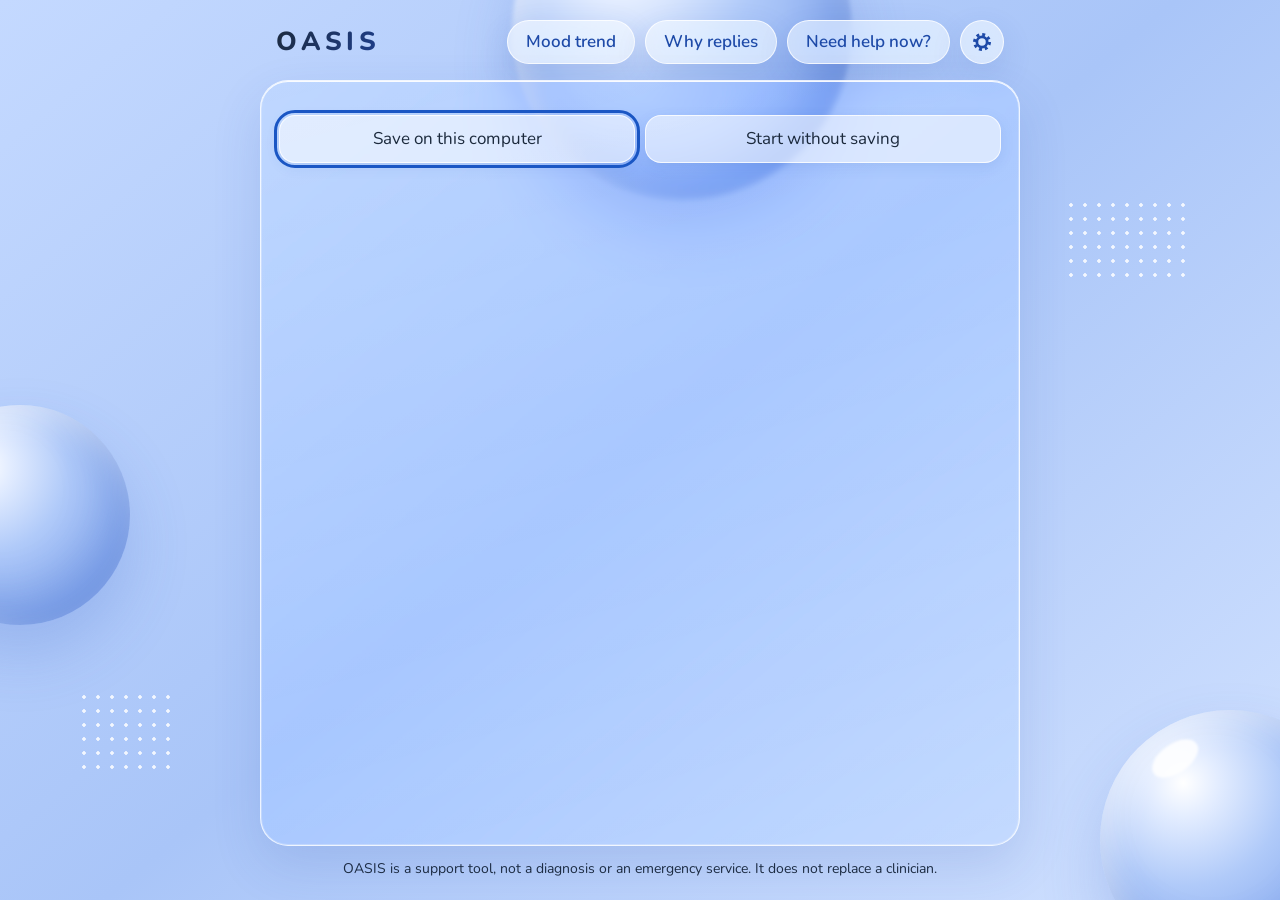
<file: src/oasis/web/index.html>
<!doctype html>
<html lang="en">
<head>
  <meta charset="utf-8">
  <meta name="viewport" content="width=device-width, initial-scale=1">
  <title>OASIS</title>
  <link rel="stylesheet" href="styles.css">
  <script src="session.js" defer></script>
  <script src="app.js" defer></script>
</head>
<body class="chat-page">
  <div class="orbs" aria-hidden="true"><i></i><i></i><i></i><i class="dots"></i><i class="dots"></i></div>

  <header class="top">
    <h1 class="brand">OASIS</h1>
    <div class="top-actions">
    <button type="button" class="pill icon-pill" id="new-chat" aria-label="New chat"
            title="New chat" hidden>
      <svg viewBox="0 0 24 24" width="22" height="22" aria-hidden="true" focusable="false"
           fill="none" stroke="currentColor" stroke-width="2.2" stroke-linejoin="round"
           stroke-linecap="round">
        <path d="M4 4.5h16v11.5H10l-4.5 4v-4H4z"/>
        <path d="M12 7.2v6M9 10.2h6"/>
      </svg>
    </button>
    <a class="pill" href="trends.html">Mood trend</a>
    <a class="pill" href="why.html">Why replies</a>
    <details class="help" id="help">
      <summary>Need help now?</summary>
      <div class="help-card" role="region" aria-label="Crisis help" tabindex="-1">
        <h2>Talk to someone now</h2>
        <p>Please call a crisis line or your local emergency number now. You do not have to go
          through this alone.</p>
        <!-- CRISIS_RESOURCES -->
      </div>
    </details>
    <a class="pill icon-pill" href="settings.html" aria-label="Settings" title="Settings">
      <svg viewBox="0 0 24 24" width="22" height="22" aria-hidden="true" focusable="false"
           fill="none" stroke="currentColor">
        <circle cx="12" cy="12" r="8.2" stroke-width="3.2" stroke-dasharray="3.2 3.24"/>
        <circle cx="12" cy="12" r="5.6" stroke-width="3"/>
      </svg>
    </a>
    </div>
  </header>

  <dialog id="demo-popup" class="demo-popup" aria-labelledby="demo-popup-title">
    <h2 id="demo-popup-title">Test version</h2>
    <p>Use made-up messages only: this is not for real support. If you need help now, call your
      local emergency number or open "Need help now?".</p>
    <form method="dialog" class="card-options"><button>OK</button></form>
  </dialog>

  <dialog id="crisis-popup" class="demo-popup" aria-labelledby="crisis-popup-title">
    <h2 id="crisis-popup-title">Please get help now</h2>
    <p>Please call a crisis line or your local emergency number now.</p>
    <div class="help-card" id="crisis-popup-country"></div>
    <div class="card-options">
      <button type="button" id="crisis-popup-other">Choose another country</button>
      <form method="dialog"><button>Close</button></form>
    </div>
  </dialog>

  <main class="chat">
    <section id="onboarding" class="onboarding" aria-labelledby="notice-title" hidden>
      <!-- DATA_NOTICE -->
      <div class="card-options onboarding-actions">
        <button type="button" id="start-saved">Save on this computer</button>
        <button type="button" id="start-ephemeral">Start without saving</button>
      </div>
    </section>

    <ol id="messages" class="messages" aria-live="polite" aria-label="Conversation" hidden>
      <li class="msg bot empty-state">
        Hi. This is a quiet place to talk about how you're feeling. What's on your mind?
      </li>
    </ol>

    <button id="new-message" class="new-message" type="button" hidden>New message &darr;</button>

    <p id="status" class="status" role="status" aria-live="polite"></p>

    <button id="continue" class="continue" type="button" hidden>Continue talking</button>

    <div id="card" class="card" role="group" aria-label="Questionnaire" hidden></div>

    <form id="composer" class="composer" hidden>
      <label for="input" class="visually-hidden">Your message</label>
      <textarea id="input" rows="2" maxlength="2000" required
                placeholder="Type how you're feeling&hellip;"></textarea>
      <button id="send" type="submit">Send</button>
    </form>
  </main>

  <footer class="footer">
    OASIS is a support tool, not a diagnosis or an emergency service. It does not replace a
    clinician.
  </footer>
</body>
</html>
</file>
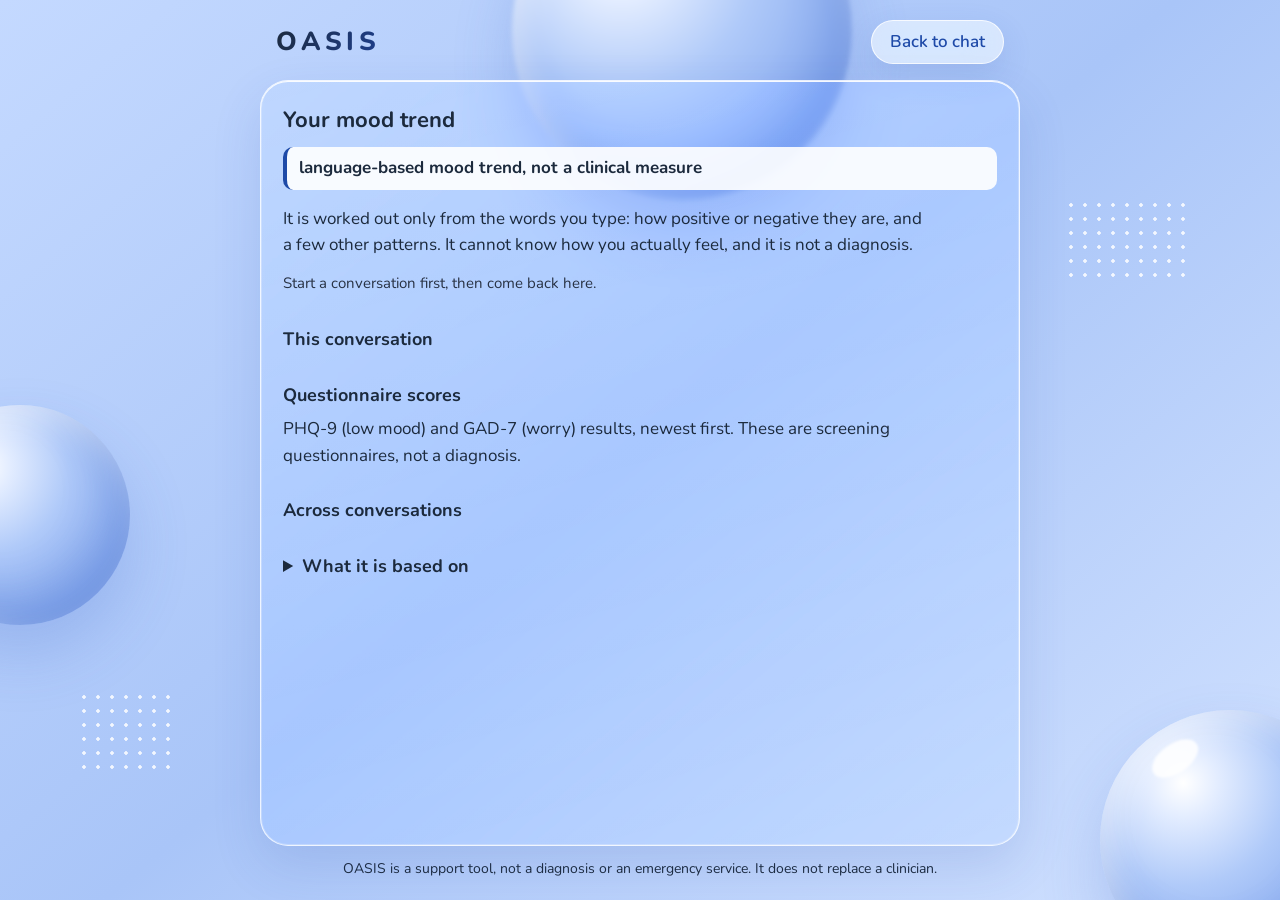
<file: src/oasis/web/trends.html>
<!doctype html>
<html lang="en">
<head>
  <meta charset="utf-8">
  <meta name="viewport" content="width=device-width, initial-scale=1">
  <title>Mood trend · OASIS</title>
  <link rel="stylesheet" href="styles.css">
  <script src="session.js" defer></script>
  <script src="trends.js" defer></script>
</head>
<body>
  <div class="orbs" aria-hidden="true"><i></i><i></i><i></i><i class="dots"></i><i class="dots"></i></div>

  <header class="top">
    <h1 class="brand">OASIS</h1>
    <a class="pill" href="/">Back to chat</a>
  </header>

  <main class="chat trends">
    <h2>Your mood trend</h2>
    <p class="trend-label">language-based mood trend, not a clinical measure</p>
    <p class="trend-intro">It is worked out only from the words you type: how positive or negative
      they are, and a few other patterns. It cannot know how you actually feel, and it is not a
      diagnosis.</p>

    <p id="trend-status" class="status" role="status" aria-live="polite">Loading…</p>

    <section aria-labelledby="now-title">
      <h3 id="now-title">This conversation</h3>
      <div id="now-chart" class="chart"><svg aria-hidden="true"></svg></div>
      <p id="now-note" class="trend-note"></p>
    </section>

    <section id="earlier" aria-labelledby="earlier-title" hidden>
      <h3 id="earlier-title">Earlier conversations</h3>
      <div id="earlier-list"></div>
    </section>

    <section aria-labelledby="scores-title">
      <h3 id="scores-title">Questionnaire scores</h3>
      <p class="trend-note">PHQ-9 (low mood) and GAD-7 (worry) results, newest first. These are
        screening questionnaires, not a diagnosis.</p>
      <ul id="scores" class="basis"></ul>
    </section>

    <section aria-labelledby="past-title">
      <h3 id="past-title">Across conversations</h3>
      <div id="past-chart" class="chart"><svg aria-hidden="true"></svg></div>
      <p id="past-note" class="trend-note"></p>
    </section>

    <details class="basis-more">
      <summary>What it is based on</summary>
      <ul id="basis" class="basis"></ul>
    </details>
  </main>

  <footer class="footer">
    OASIS is a support tool, not a diagnosis or an emergency service. It does not replace a
    clinician.
  </footer>
</body>
</html>
</file>
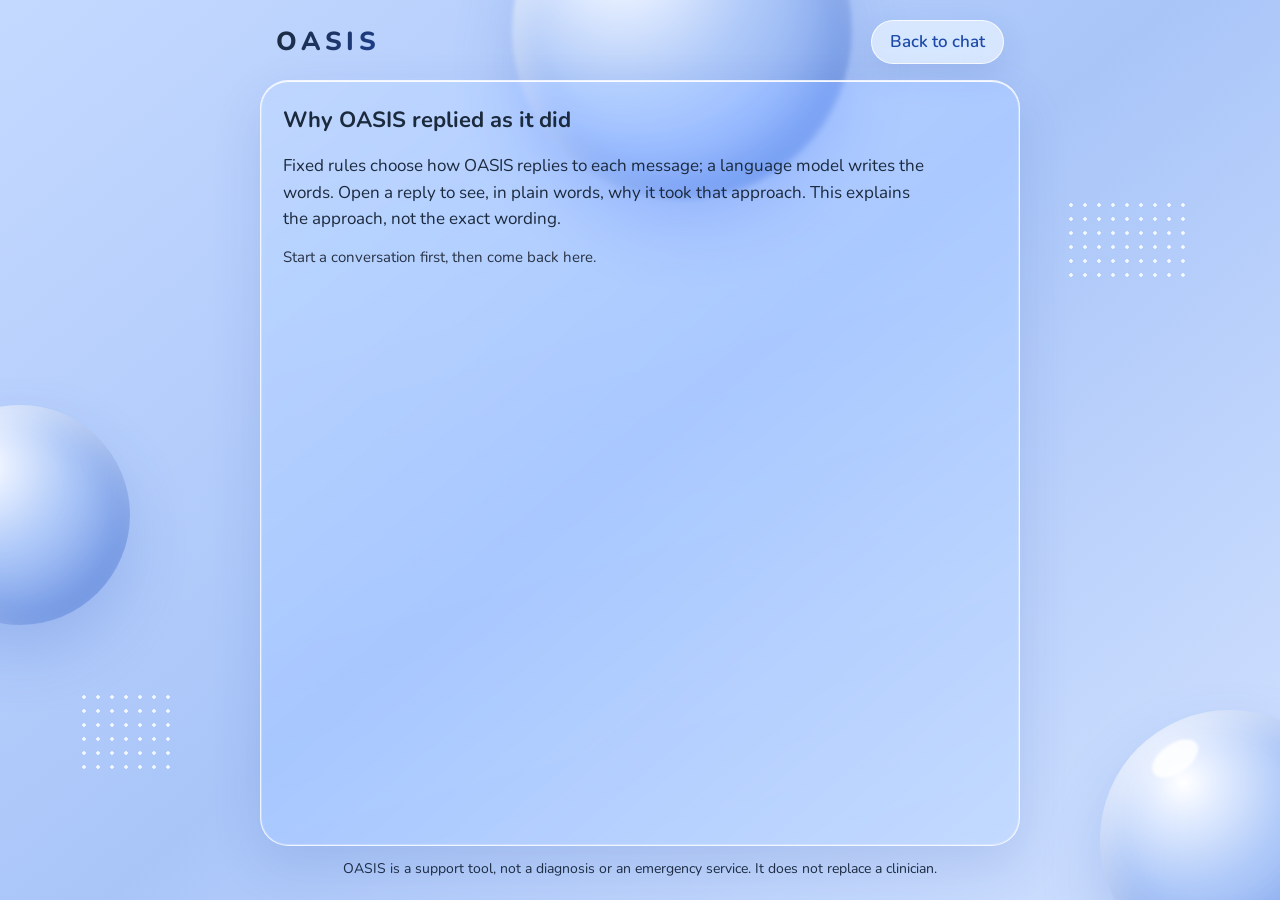
<file: src/oasis/web/why.html>
<!doctype html>
<html lang="en">
<head>
  <meta charset="utf-8">
  <meta name="viewport" content="width=device-width, initial-scale=1">
  <title>Why replies · OASIS</title>
  <link rel="stylesheet" href="styles.css">
  <script src="session.js" defer></script>
  <script src="why.js" defer></script>
</head>
<body>
  <div class="orbs" aria-hidden="true"><i></i><i></i><i></i><i class="dots"></i><i class="dots"></i></div>

  <header class="top">
    <h1 class="brand">OASIS</h1>
    <a class="pill" href="/">Back to chat</a>
  </header>

  <main class="chat trends">
    <h2>Why OASIS replied as it did</h2>
    <p class="trend-intro">Fixed rules choose how OASIS replies to each message; a language model
      writes the words. Open a reply to see, in plain words, why it took that approach. This
      explains the approach, not the exact wording.</p>

    <p id="why-status" class="status" role="status" aria-live="polite">Loading…</p>

    <ol id="why-list" class="why-list"></ol>
  </main>

  <footer class="footer">
    OASIS is a support tool, not a diagnosis or an emergency service. It does not replace a
    clinician.
  </footer>
</body>
</html>
</file>
<file: src/oasis/web/styles.css>
@font-face {
  font-family: "Nunito";
  font-style: normal;
  font-weight: 400 800;
  font-display: swap;
  src: url("fonts/nunito-latin.woff2") format("woff2");
}

:root {
  --bg-a: #c4d9ff;
  --bg-b: #a9c5f8;
  --bg-c: #d2e2ff;
  --glass: rgba(255, 255, 255, 0.55);
  --glass-strong: rgba(255, 255, 255, 0.9);
  --glass-border: rgba(255, 255, 255, 0.8);
  --glass-shadow: 0 12px 32px rgba(40, 80, 170, 0.14);
  --blur: blur(18px) saturate(150%);
  --text: #1c2a3d;
  /* Text colours stay AA over the darkest orb under the clear glass (scripts/contrast_check.py). */
  --muted: #283244;
  --accent: #1e4aa8;
  --accent-deep: #1e3f8f;
  --cta: linear-gradient(145deg, #3a6fd8, #2a55c4);
  --focus: #1a56c4;
  --radius: 16px;
  color-scheme: light;
}

* { box-sizing: border-box; }

body {
  margin: 0;
  background: linear-gradient(140deg, var(--bg-a), var(--bg-b) 50%, var(--bg-c)) fixed;
  color: var(--text);
  font: 17px/1.55 "Nunito", system-ui, -apple-system, "Segoe UI", Roboto, sans-serif;
  min-height: 100vh;
  display: flex;
  flex-direction: column;
}

.orbs { position: fixed; inset: 0; z-index: -1; overflow: hidden; pointer-events: none; }
.orbs i { position: absolute; border-radius: 50%; }

.orbs i:not(.dots) {
  background: radial-gradient(circle at 32% 28%, #fff 0%, #e2ecff 14%, #b0caf9 40%, #86a9ef 74%, #7399ea 100%);
  box-shadow:
    inset -18px -24px 48px rgba(46, 86, 180, 0.2),
    inset 10px 12px 30px rgba(255, 255, 255, 0.55),
    0 30px 60px rgba(60, 100, 200, 0.22);
}

.orbs i:not(.dots)::after {
  content: "";
  position: absolute;
  top: 13%; left: 19%;
  width: 20%; height: 11%;
  border-radius: 50%;
  background: rgba(255, 255, 255, 0.85);
  transform: rotate(-35deg);
  filter: blur(1px);
}
.orbs i:nth-of-type(1) { width: 340px; height: 340px; top: -140px; left: 40%; filter: blur(2px); }
.orbs i:nth-of-type(2) { width: 220px; height: 220px; top: 45%; left: -90px; }
.orbs i:nth-of-type(3) { width: 260px; height: 260px; bottom: -70px; right: -80px; }

.orbs .dots {
  width: 126px; height: 84px;
  border-radius: 0;
  background: radial-gradient(rgba(255, 255, 255, 0.85) 1.5px, transparent 2px) 0 0 / 14px 14px;
}
.orbs .dots:nth-of-type(4) { top: 22%; right: 7%; }
.orbs .dots:nth-of-type(5) { bottom: 14%; left: 6%; width: 98px; }

.help summary,
.pill,
.help-card,
.chat,
.msg.bot,
.composer,
.continue {
  -webkit-backdrop-filter: var(--blur);
  backdrop-filter: var(--blur);
  border: 1px solid var(--glass-border);
}

:focus-visible { outline: 3px solid var(--focus); outline-offset: 2px; }
/* `hidden` must win over the display values set below (onboarding hides the composer). */
[hidden] { display: none !important; }

.visually-hidden {
  position: absolute; width: 1px; height: 1px; overflow: hidden;
  clip: rect(0 0 0 0); white-space: nowrap;
}

.top {
  display: flex;
  justify-content: space-between;
  align-items: center;
  gap: 16px;
  padding: 20px 16px 16px;
  max-width: 760px;
  width: 100%;
  margin: 0 auto;
}

.brand {
  margin: 0;
  font-size: 26px;
  font-weight: 800;
  letter-spacing: 0.16em;
  background: linear-gradient(120deg, #1c2a3d, #1e3f8f);
  -webkit-background-clip: text;
  background-clip: text;
  color: transparent;
}

.top-actions { display: flex; align-items: center; gap: 10px; }
.pill {
  background: var(--glass);
  box-shadow: var(--glass-shadow);
  color: var(--accent);
  border-radius: 999px;
  padding: 8px 18px;
  font-weight: 600;
  text-decoration: none;
}

.pill.icon-pill {
  display: inline-flex;
  align-items: center;
  justify-content: center;
  width: 44px;
  height: 44px;
  padding: 0;
}
.icon-pill svg { display: block; }
button.pill { font: inherit; cursor: pointer; }

.help { position: relative; }
.help summary {
  cursor: pointer;
  list-style: none;
  background: var(--glass);
  box-shadow: var(--glass-shadow);
  color: var(--accent);
  border-radius: 999px;
  padding: 8px 18px;
  font-weight: 600;
}
.help summary::-webkit-details-marker { display: none; }
.help-card {
  position: absolute;
  right: 0;
  z-index: 2;
  width: min(360px, calc(100vw - 32px));
  max-height: 70vh;
  overflow-y: auto;
  margin-top: 10px;
  padding: 18px;

  background: linear-gradient(165deg, rgba(255, 255, 255, 0.6), rgba(255, 255, 255, 0.5));
  box-shadow: 0 20px 50px rgba(40, 80, 170, 0.18), inset 0 1px 0 rgba(255, 255, 255, 0.9);
  border-radius: 28px;
  scrollbar-width: thin;
  scrollbar-color: rgba(42, 85, 196, 0.35) transparent;
}
.help-card h2 { font-size: 18px; margin: 0 0 8px; }
.help-card details { margin: 6px 0; }
.help-card details details { margin-left: 12px; }

.help-card summary {
  background: rgba(157, 189, 245, 0.55);
  color: var(--text);
  box-shadow: none;
  border-radius: var(--radius);
  padding: 10px 16px;
}
.help-card .country > summary { background: rgba(255, 255, 255, 0.7); font-weight: 500; }
.help-card ul { margin: 6px 0 10px; padding-left: 20px; }
.help-card li { margin: 4px 0; }
.help-card .hours { color: var(--muted); font-size: 15px; }

.help-card a {
  color: #1e4aa8;
  font-weight: 600;
  display: inline-block;
  min-width: 24px;
  min-height: 24px;
  text-align: center;
}
.help-fallback { font-weight: 600; }

.help-card .all-countries > summary {
  background: none;
  padding: 6px 0;
  color: #1e4aa8;
  font-weight: 600;
  width: fit-content;
  cursor: pointer;
}
.help-card .all-countries > .region { margin-left: 0; }

.suggested {
  margin-bottom: 12px;
  padding-bottom: 6px;
  border-bottom: 1px solid rgba(28, 42, 61, 0.15);
}

.chat {
  flex: 1;
  display: flex;
  flex-direction: column;
  max-width: 760px;
  width: calc(100% - 32px);
  margin: 0 auto;
  padding: 12px 18px 0;

  background: linear-gradient(165deg, rgba(255, 255, 255, 0.1), rgba(255, 255, 255, 0.02));
  -webkit-backdrop-filter: blur(2px) saturate(120%);
  backdrop-filter: blur(2px) saturate(120%);
  box-shadow: 0 20px 50px rgba(40, 80, 170, 0.14), inset 0 1px 0 rgba(255, 255, 255, 0.9),
    inset 0 0 0 1px rgba(255, 255, 255, 0.25);
  border-radius: 28px;
}

.messages { list-style: none; margin: 0; padding: 0; flex: 1; }

body.chat-page {
  height: 100vh;
  height: 100dvh;
  min-height: 0;
  overflow-y: auto;
}

.chat-page .chat { min-height: 320px; position: relative; }
.chat-page .messages {
  min-height: 0;
  overflow-y: auto;
  overscroll-behavior: contain;
  padding-right: 6px;
  scrollbar-width: thin;
  scrollbar-color: rgba(42, 85, 196, 0.35) transparent;
}
.chat-page .onboarding { flex: 1; min-height: 0; display: flex; flex-direction: column; }
.chat-page .notice { max-height: none; flex: 1 1 auto; min-height: 0; }

.new-message {
  align-self: center;
  margin-top: 6px;
  min-height: 32px;
  padding: 4px 16px;
  font: inherit;
  font-size: 15px;
  font-weight: 600;
  color: var(--accent);
  background: var(--glass-strong);
  border: 1px solid var(--glass-border);
  border-radius: 999px;
  box-shadow: var(--glass-shadow);
  cursor: pointer;
}

.msg.typing { display: flex; gap: 5px; padding: 16px 18px; }
.msg.typing span {
  width: 8px;
  height: 8px;
  border-radius: 50%;
  background: var(--accent);
  opacity: 0.35;
  animation: typing-dot 1.2s infinite ease-in-out;
}
.msg.typing span:nth-child(2) { animation-delay: 0.2s; }
.msg.typing span:nth-child(3) { animation-delay: 0.4s; }
@keyframes typing-dot {
  0%, 60%, 100% { opacity: 0.35; transform: translateY(0); }
  30% { opacity: 1; transform: translateY(-3px); }
}

.msg.typing-out > :not(.reply-text) { visibility: hidden; }

.msg {
  width: fit-content;
  max-width: 65ch;
  margin: 12px 0;
  padding: 12px 16px;
  border-radius: var(--radius);
}
.msg p { margin: 0; white-space: pre-wrap; }
.msg .note { margin-top: 6px; font-size: 14px; color: var(--muted); }

.msg.bot { background: rgba(157, 189, 245, 0.75); }
.msg.user { background: var(--glass-strong); box-shadow: var(--glass-shadow); margin-left: auto; }
.msg.system { margin: 8px auto; padding: 4px 16px; font-size: 14px; color: var(--muted); text-align: center; }

.why { margin-top: 8px; font-size: 14px; color: var(--muted); }
.why summary {
  cursor: pointer;
  font-weight: 600;
  color: var(--accent-deep);
  width: fit-content;
  min-height: 24px;
}
.why ul { margin: 6px 0 0; padding-left: 20px; }
.why li { margin: 2px 0; }
.why .why-note { margin-top: 6px; font-style: italic; }

.why-list { list-style: none; margin: 0; padding: 0; }
.why-list > li {
  margin: 10px 0;
  padding: 10px 14px;
  border-radius: var(--radius);
  background: var(--glass-strong);
}
.why-list .why { margin-top: 0; font-size: 15px; }
.why-list .why summary { font-weight: 600; }

.continue {
  align-self: flex-start;
  font: inherit;
  font-weight: 600;
  color: var(--accent);
  background: var(--glass-strong);
  border-radius: 999px;
  padding: 8px 18px;
  margin-bottom: 10px;
  cursor: pointer;
}

.card {
  background: rgba(255, 255, 255, 0.7);
  border: 1px solid var(--glass-border);
  border-radius: 20px;
  padding: 14px 16px;
  margin-bottom: 12px;
}
.card-title { margin: 0 0 10px; font-weight: 600; }
.card-step { margin: 0 0 8px; }
.card-hint { margin: 0; color: var(--muted); font-size: 15px; }
.card-options { display: flex; flex-wrap: wrap; gap: 10px; }
.card-options button {
  font: inherit;
  font-weight: 500;
  flex: 1 1 10em;
  min-height: 48px;
  border: 1px solid var(--glass-border);
  border-radius: var(--radius);
  background: var(--glass);
  box-shadow: 0 4px 14px rgba(40, 80, 170, 0.1);
  color: inherit;
  cursor: pointer;
}
.card-options button:hover { background: #fff; }
.card-controls { display: flex; gap: 16px; margin-top: 10px; }
.card .link {
  font: inherit;
  font-size: 15px;
  border: 0;
  background: none;
  color: var(--accent);
  text-decoration: underline;
  cursor: pointer;
  padding: 0;
}
.card button:disabled { opacity: 0.6; cursor: wait; }

.status { min-height: 1.6em; color: var(--muted); font-size: 15px; margin: 8px 0; }

.composer {
  display: flex;
  align-items: center;
  gap: 10px;
  padding: 8px;
  margin-bottom: 18px;
  background: rgba(255, 255, 255, 0.3);
  border-radius: 24px;
}
.composer textarea {
  flex: 1;
  font: inherit;
  color: inherit;
  background: transparent;
  border: 0;
  border-radius: var(--radius);
  padding: 8px 12px;
  resize: vertical;
}
.composer textarea::placeholder { color: var(--muted); }
.composer button {
  font: inherit;
  font-weight: 600;
  border: 0;
  border-radius: 999px;
  min-height: 52px;
  padding: 0 24px;
  background: var(--cta);
  color: #fff;
  box-shadow: 0 0 0 4px rgba(255, 255, 255, 0.7), 0 10px 24px rgba(42, 85, 196, 0.45);
  cursor: pointer;
}
.composer button:disabled { opacity: 0.6; cursor: wait; }

.footer {
  text-align: center;
  color: var(--text);
  font-size: 14px;
  padding: 12px 16px 20px;
}

.trends { padding: 18px 22px 24px; }
.trends h2 { margin: 4px 0 10px; font-size: 22px; }
.trends h3 { margin: 22px 0 6px; font-size: 18px; }
.trend-label {
  margin: 0 0 10px;
  padding: 8px 12px;
  border-left: 4px solid var(--accent);
  border-radius: 10px;
  background: var(--glass-strong);
  font-weight: 700;
}
.trend-intro, .trend-note { margin: 6px 0; max-width: 65ch; }
.trends .status:empty { display: none; }
.chart svg { display: block; width: 100%; height: auto; }
.chart svg:not([viewBox]) { display: none; }
.chart .axis { stroke: rgba(28, 42, 61, 0.3); stroke-dasharray: 4 4; }
.chart .axis-text { fill: var(--muted); font-size: 12px; }
.chart .trend-line { fill: none; stroke: var(--accent); stroke-width: 2.5; }
.chart .ewma { stroke: var(--muted); stroke-dasharray: 6 5; stroke-width: 2; }
.chart .dot { fill: var(--accent); }
.chart .flag { fill: none; stroke: var(--text); stroke-width: 2; }
.earlier h4 { margin: 14px 0 0; font-size: 15px; }

.basis-more { margin-top: 22px; }
.basis-more > summary {
  cursor: pointer;
  width: fit-content;
  font-size: 18px;
  font-weight: 700;
}
.basis { margin: 6px 0; padding-left: 20px; }
.basis li { margin: 8px 0; }
.basis strong { display: block; }
.basis span { display: block; color: var(--muted); font-size: 15px; }

.onboarding { padding: 8px 0 4px; }
.notice {
  max-height: 60vh;
  overflow: auto;
  padding: 14px 18px;
  border-radius: var(--radius);
  background: var(--glass-strong);
}
.notice h2 { margin: 0 0 6px; font-size: 22px; }
.notice h3 { margin: 16px 0 4px; font-size: 17px; }
.notice p { margin: 4px 0; max-width: 70ch; }
.notice-more { margin-top: 10px; }
.notice-more summary {
  cursor: pointer;
  width: fit-content;
  font-weight: 600;
  color: var(--accent);
}
.notice-agreement { margin-top: 14px !important; font-weight: 600; }
.onboarding-actions { margin-top: 14px; }
.settings { padding: 18px 22px 24px; }
.settings h2 { margin: 4px 0 10px; font-size: 22px; }
.settings h3 { margin: 22px 0 6px; font-size: 18px; }
.settings p { max-width: 65ch; }
.settings-mode {
  padding: 8px 12px;
  border-left: 4px solid var(--accent);
  border-radius: 10px;
  background: var(--glass-strong);
}
.settings .card-options button,
.onboarding .card-options button { font: inherit; }
.settings button:disabled { opacity: 0.6; cursor: not-allowed; }
.delete-confirm { margin-top: 12px; }
.delete-confirm label { display: block; margin-bottom: 6px; font-weight: 600; }
.delete-confirm input {
  font: inherit;
  padding: 8px 12px;
  margin-bottom: 10px;
  border: 1px solid var(--muted);
  border-radius: 10px;
}
.settings .danger { color: #fff; background: #a3262a; }
.settings .danger:hover { background: #8a1f23; }

.style-form fieldset {
  display: flex;
  flex-wrap: wrap;
  gap: 10px;
  margin: 14px 0 0;
  padding: 0;
  border: 0;
}
.style-form legend { margin-bottom: 8px; font-weight: 600; }
.segment { flex: 1 1 12em; cursor: pointer; }
.segment input { position: absolute; opacity: 0; }
.segment > span {
  display: block;
  height: 100%;
  padding: 10px 12px;
  border: 2px solid var(--glass-border);
  border-radius: var(--radius);
  background: var(--glass);
}
.segment input:checked + span { border-color: var(--accent); background: var(--glass-strong); }
.segment input:focus-visible + span { outline: 3px solid var(--focus); outline-offset: 2px; }
.segment input:disabled + span { opacity: 0.6; cursor: not-allowed; }
.segment .example { display: block; margin-top: 4px; color: var(--muted); font-size: 15px; }
.style-form select {
  font: inherit;
  max-width: 100%;
  padding: 8px 12px;
  border: 1px solid var(--muted);
  border-radius: 10px;
  background: var(--glass-strong);
}

@media (max-width: 520px) {
  /* The brand and buttons share rows (two on a phone) so the chat keeps the height. */
  .top {
    flex-wrap: wrap; justify-content: flex-end; gap: 8px 6px;
    position: relative; padding: 12px 16px 8px;
  }
  .brand { font-size: 22px; margin-right: auto; }
  .pill, .help summary { padding: 6px 10px; font-size: 15px; }
  .pill.icon-pill { width: 36px; height: 36px; }

  .pill, .help summary { white-space: nowrap; }
  .top-actions { display: contents; }

  .help { position: static; }
  .help-card { left: 16px; right: 16px; width: auto; top: 100%; margin-top: 0; }
}

@media (prefers-reduced-motion: reduce) {
  * { scroll-behavior: auto !important; transition: none !important; }
  .msg.typing span { animation: none; opacity: 0.7; }
}

.demo-popup {
  max-width: min(420px, calc(100vw - 32px));
  padding: 20px 22px;
  border: 1px solid var(--glass-border);
  border-radius: 24px;
  background: var(--glass-strong);
  color: var(--text);
  box-shadow: var(--glass-shadow);
}
.demo-popup::backdrop { background: rgba(28, 42, 61, 0.35); }
.demo-popup h2 { margin: 0 0 8px; font-size: 22px; }
.demo-popup p { margin: 0 0 16px; }
.demo-popup .help-card {
  position: static;
  width: auto;
  max-height: none;
  overflow: visible;
  margin: 0 0 16px;
  padding: 0;
  background: none;
  box-shadow: none;
}
</file>
